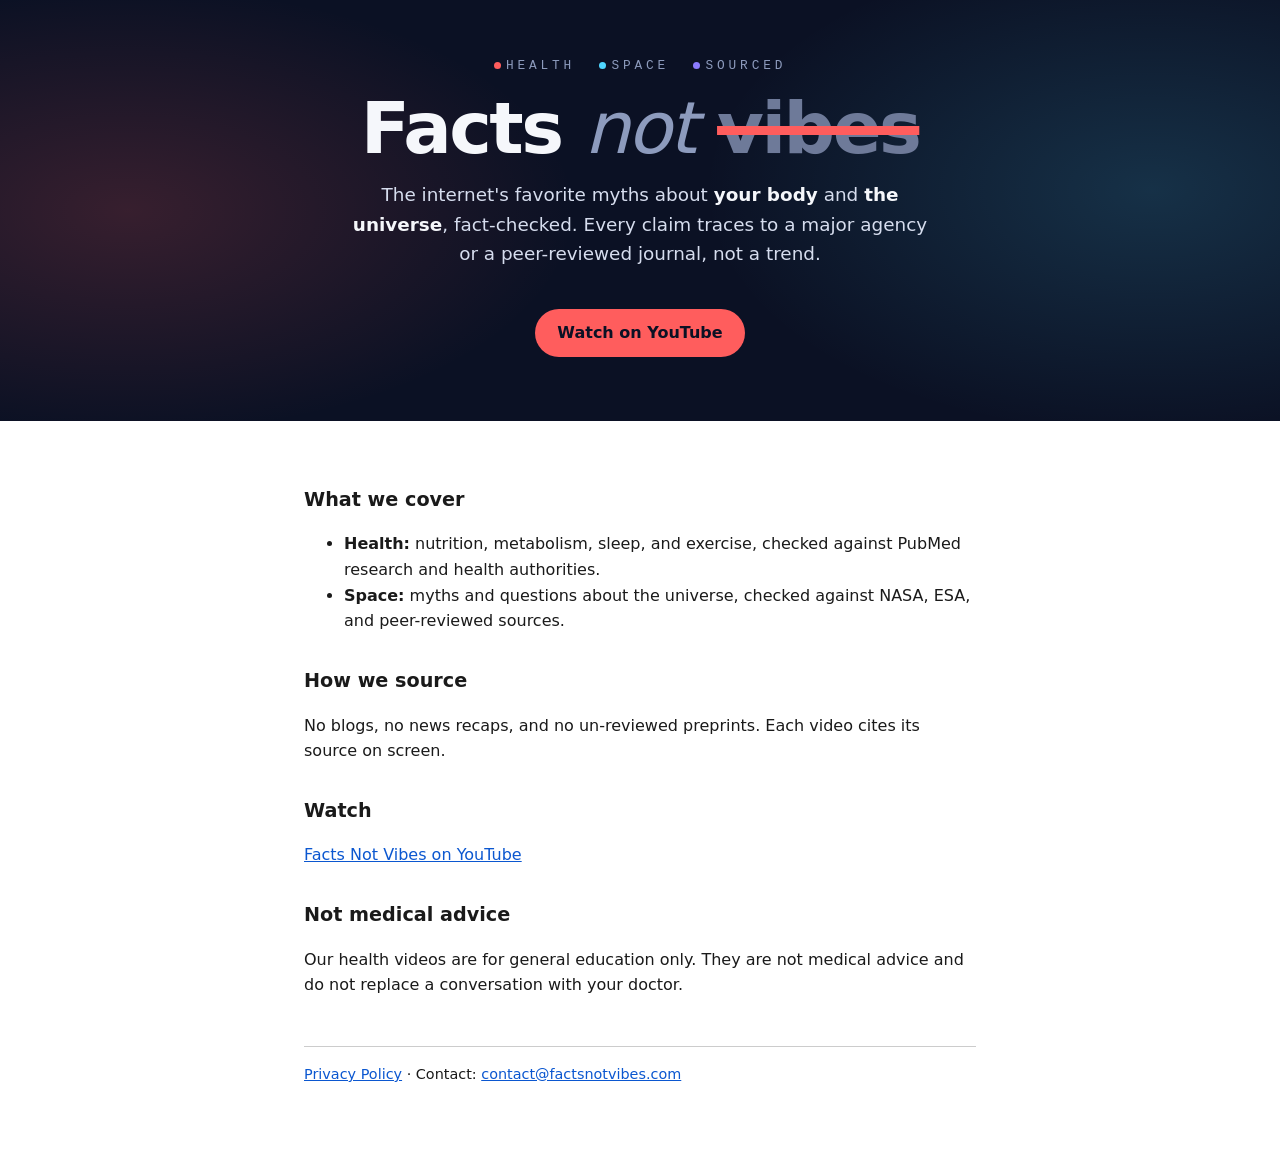
<file: index.html>
<!DOCTYPE html>
<html lang="en">
<head>
<meta charset="utf-8">
<meta name="viewport" content="width=device-width, initial-scale=1">
<title>Facts Not Vibes</title>
<meta name="description" content="Short, sourced explainers on health and space. Every claim traces to a major agency or a peer-reviewed journal.">
<link rel="stylesheet" href="style.css">
</head>
<body>
<header class="hero">
  <p class="eyebrow"><span class="dot health"></span>Health <span class="dot space"></span>Space <span class="dot sourced"></span>Sourced</p>
  <h1 class="wordmark">Facts <span class="not">not</span> <s class="vibes">vibes</s></h1>
  <p class="lead">The internet's favorite myths about <strong>your body</strong> and <strong>the universe</strong>, fact-checked. Every claim traces to a major agency or a peer-reviewed journal, not a trend.</p>
  <p><a class="button" href="https://www.youtube.com/@factsnotvibes">Watch on YouTube</a></p>
</header>
<main>
  <h2>What we cover</h2>
  <ul>
    <li><strong>Health:</strong> nutrition, metabolism, sleep, and exercise, checked against PubMed research and health authorities.</li>
    <li><strong>Space:</strong> myths and questions about the universe, checked against NASA, ESA, and peer-reviewed sources.</li>
  </ul>

  <h2>How we source</h2>
  <p>No blogs, no news recaps, and no un-reviewed preprints. Each video cites its source on screen.</p>

  <h2>Watch</h2>
  <p><a href="https://www.youtube.com/@factsnotvibes">Facts Not Vibes on YouTube</a></p>

  <h2>Not medical advice</h2>
  <p>Our health videos are for general education only. They are not medical advice and do not replace a conversation with your doctor.</p>

  <footer>
    <a href="privacy.html">Privacy Policy</a> &middot; Contact: <a href="mailto:contact@factsnotvibes.com">contact@factsnotvibes.com</a>
  </footer>
</main>
</body>
</html>
</file>
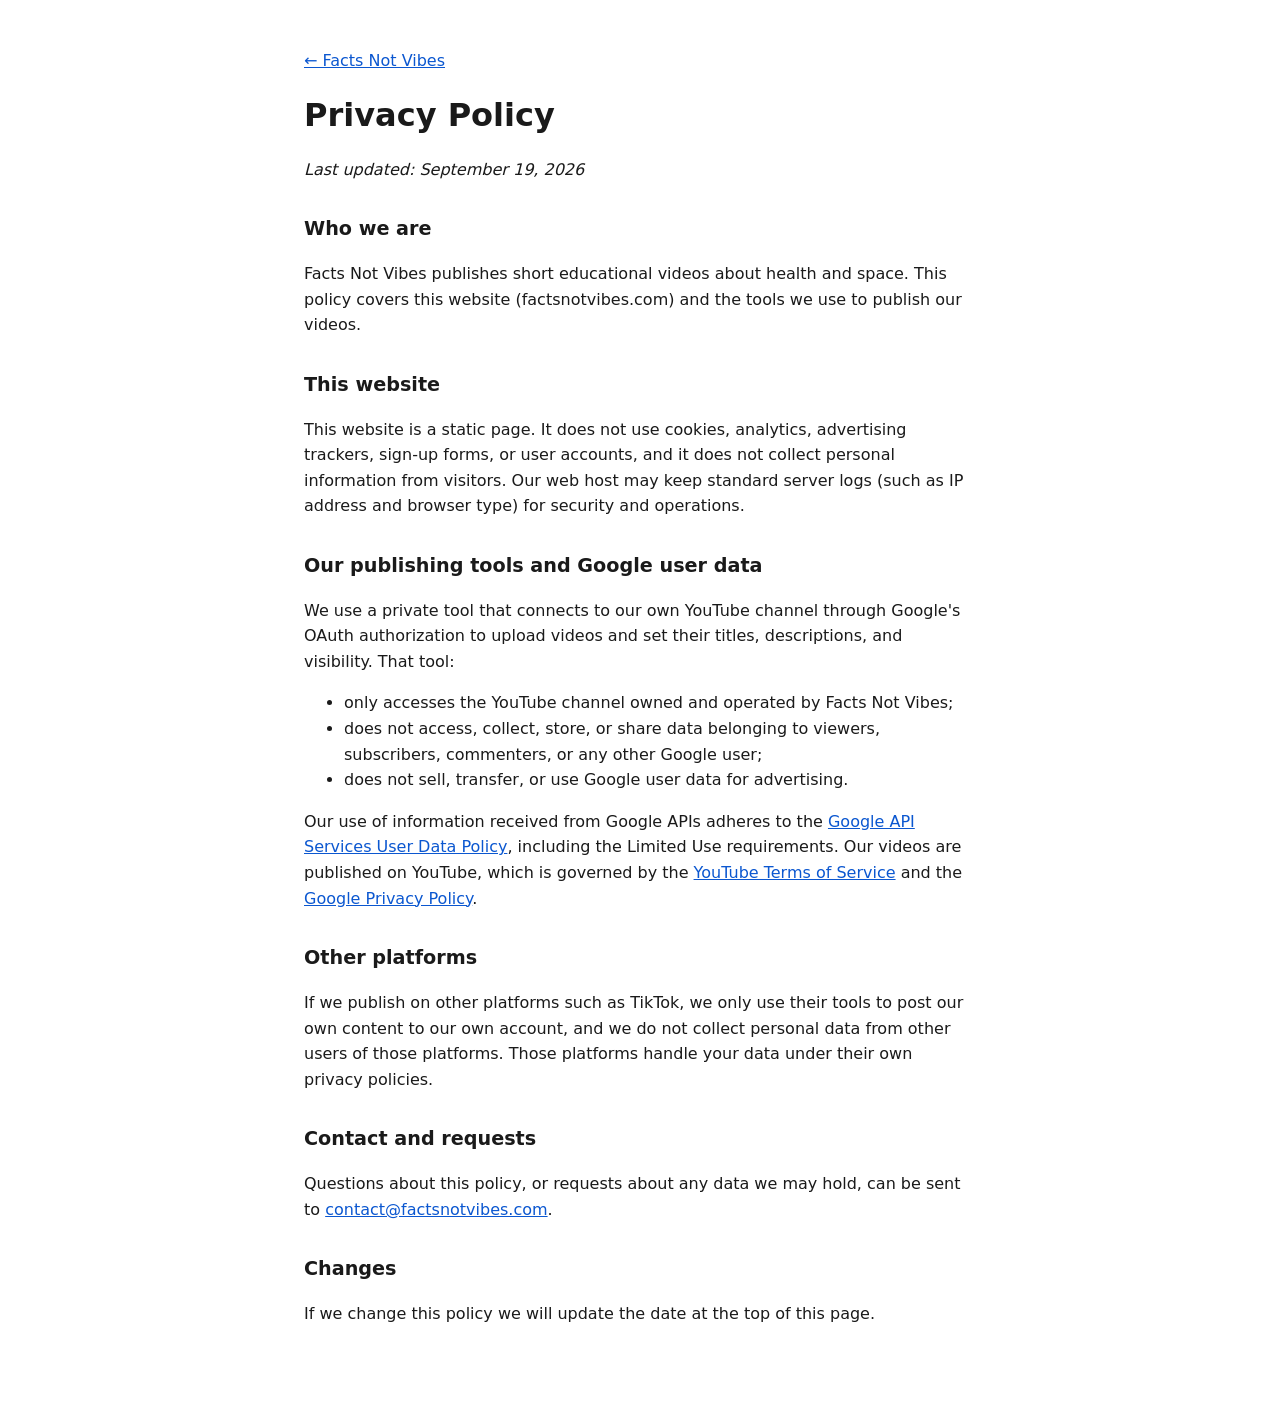
<file: privacy.html>
<!DOCTYPE html>
<html lang="en">
<head>
<meta charset="utf-8">
<meta name="viewport" content="width=device-width, initial-scale=1">
<title>Privacy Policy - Facts Not Vibes</title>
<meta name="description" content="Privacy policy for Facts Not Vibes.">
<link rel="stylesheet" href="style.css">
</head>
<body>
<main>
  <p><a href="index.html">&larr; Facts Not Vibes</a></p>
  <h1>Privacy Policy</h1>
  <p><em>Last updated: September 19, 2026</em></p>

  <h2>Who we are</h2>
  <p>Facts Not Vibes publishes short educational videos about health and space. This policy covers this website (factsnotvibes.com) and the tools we use to publish our videos.</p>

  <h2>This website</h2>
  <p>This website is a static page. It does not use cookies, analytics, advertising trackers, sign-up forms, or user accounts, and it does not collect personal information from visitors. Our web host may keep standard server logs (such as IP address and browser type) for security and operations.</p>

  <h2>Our publishing tools and Google user data</h2>
  <p>We use a private tool that connects to our own YouTube channel through Google's OAuth authorization to upload videos and set their titles, descriptions, and visibility. That tool:</p>
  <ul>
    <li>only accesses the YouTube channel owned and operated by Facts Not Vibes;</li>
    <li>does not access, collect, store, or share data belonging to viewers, subscribers, commenters, or any other Google user;</li>
    <li>does not sell, transfer, or use Google user data for advertising.</li>
  </ul>
  <p>Our use of information received from Google APIs adheres to the <a href="https://developers.google.com/terms/api-services-user-data-policy">Google API Services User Data Policy</a>, including the Limited Use requirements. Our videos are published on YouTube, which is governed by the <a href="https://www.youtube.com/t/terms">YouTube Terms of Service</a> and the <a href="https://policies.google.com/privacy">Google Privacy Policy</a>.</p>

  <h2>Other platforms</h2>
  <p>If we publish on other platforms such as TikTok, we only use their tools to post our own content to our own account, and we do not collect personal data from other users of those platforms. Those platforms handle your data under their own privacy policies.</p>

  <h2>Contact and requests</h2>
  <p>Questions about this policy, or requests about any data we may hold, can be sent to <a href="mailto:contact@factsnotvibes.com">contact@factsnotvibes.com</a>.</p>

  <h2>Changes</h2>
  <p>If we change this policy we will update the date at the top of this page.</p>
</main>
</body>
</html>
</file>
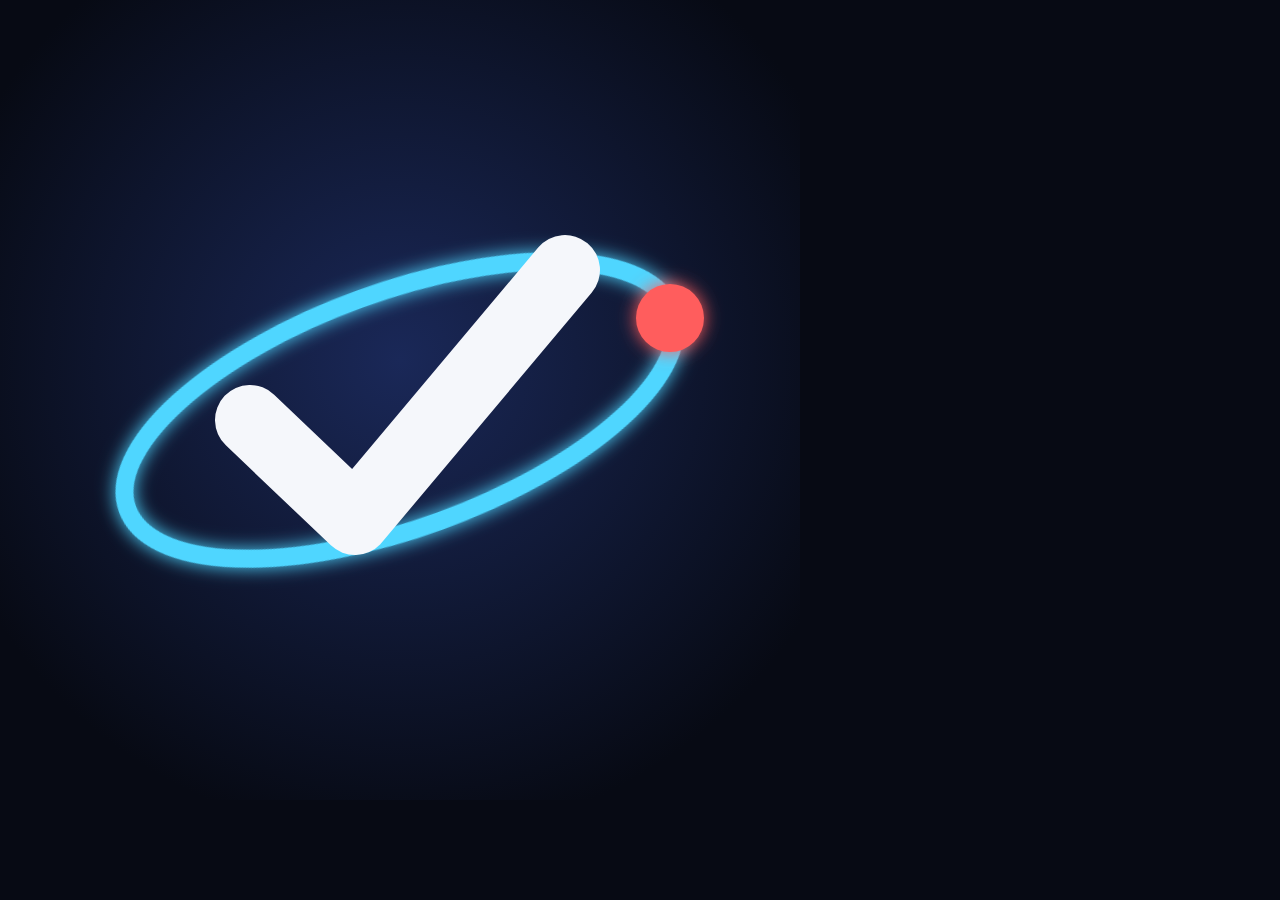
<file: youtube/source/avatar.html>
<!DOCTYPE html>
<!-- Channel profile picture source (800 x 800). YouTube crops it to a circle. -->
<html lang="en">
<head>
<meta charset="utf-8">
<title>Facts Not Vibes avatar</title>
<style>
  * { margin: 0; padding: 0; }
  html, body { width: 800px; height: 800px; overflow: hidden; background: #070a14; }
</style>
</head>
<body>
<svg width="800" height="800" viewBox="0 0 800 800">
  <defs>
    <radialGradient id="bg" cx="0.5" cy="0.45" r="0.6">
      <stop offset="0" stop-color="#1a2858"/>
      <stop offset="1" stop-color="#070a14"/>
    </radialGradient>
    <filter id="glow" x="-50%" y="-50%" width="200%" height="200%">
      <feGaussianBlur stdDeviation="9" result="b"/>
      <feMerge><feMergeNode in="b"/><feMergeNode in="SourceGraphic"/></feMerge>
    </filter>
  </defs>
  <rect width="800" height="800" fill="url(#bg)"/>
  <!-- Orbit ring (space) with a coral "planet" (health) riding on it -->
  <ellipse cx="400" cy="410" rx="290" ry="118" fill="none" stroke="#4fd6ff" stroke-width="18"
           transform="rotate(-20 400 410)" filter="url(#glow)"/>
  <!-- The check: verified -->
  <path d="M 250 420 L 355 520 L 565 270" fill="none" stroke="#f5f7fb"
        stroke-width="70" stroke-linecap="round" stroke-linejoin="round"/>
  <circle cx="670" cy="318" r="34" fill="#ff5d5d" filter="url(#glow)"/>
</svg>
</body>
</html>
</file>
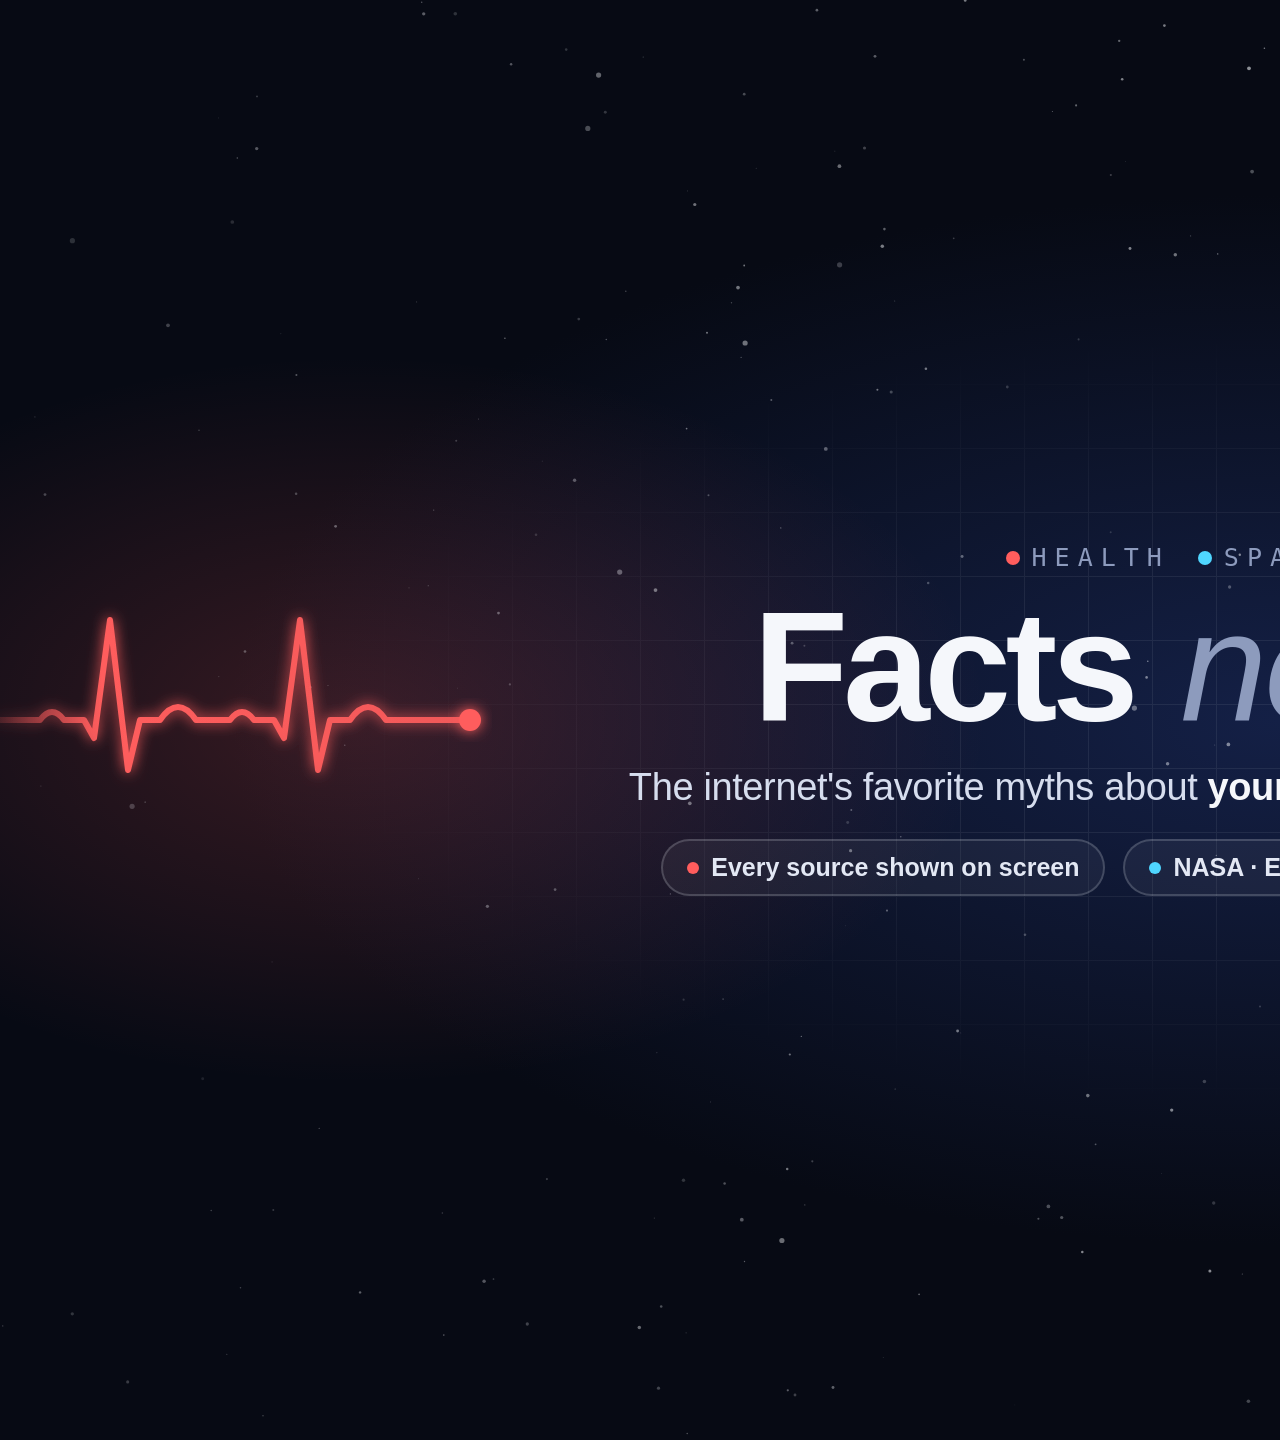
<file: youtube/source/banner.html>
<!DOCTYPE html>
<!--
  YouTube channel banner source, rendered to PNG by render.mjs.
  Canvas: 2560 x 1440. Everything that must be readable sits inside the
  1546 x 423 safe area (x 507-2053, y 508-931), which is all a phone shows.
  Desktop shows the full-width 2560 x 423 strip; TVs show the whole canvas.
  Variant is picked with ?v=signal (default) or ?v=verdict.
-->
<html lang="en">
<head>
<meta charset="utf-8">
<title>Facts Not Vibes banner</title>
<style>
  :root {
    --ink: #070a14;
    --navy: #111a33;
    --white: #f5f7fb;
    --muted: #8d9bbd;
    --coral: #ff5d5d;
    --cyan: #4fd6ff;
    --violet: #8b7bff;
  }
  * { box-sizing: border-box; margin: 0; padding: 0; }
  html, body { width: 2560px; height: 1440px; overflow: hidden; background: var(--ink); }
  body { font-family: "Inter", sans-serif; color: var(--white); position: relative; }

  .bg {
    position: absolute; inset: 0;
    background:
      radial-gradient(900px 520px at 14% 50%, rgba(255, 93, 93, 0.20), transparent 70%),
      radial-gradient(1000px 620px at 88% 48%, rgba(79, 214, 255, 0.18), transparent 70%),
      radial-gradient(1400px 700px at 50% 50%, #142046 0%, var(--ink) 75%);
  }
  .grid {
    position: absolute; inset: 0; opacity: 0.07;
    background-image:
      linear-gradient(var(--white) 1px, transparent 1px),
      linear-gradient(90deg, var(--white) 1px, transparent 1px);
    background-size: 64px 64px;
    -webkit-mask-image: radial-gradient(1300px 520px at 50% 50%, #000 30%, transparent 75%);
  }
  svg.layer { position: absolute; inset: 0; }

  /* Safe area: content block centered on the canvas */
  .safe {
    position: absolute; left: 507px; top: 508px; width: 1546px; height: 423px;
    display: flex; flex-direction: column; align-items: center; justify-content: center;
    text-align: center;
  }
  .eyebrow {
    font-family: "DejaVu Sans Mono", monospace; font-size: 25px; letter-spacing: 0.32em;
    color: var(--muted); text-transform: uppercase; display: flex; gap: 28px; align-items: center;
  }
  .eyebrow .dot { width: 14px; height: 14px; border-radius: 50%; display: inline-block; margin-right: 12px; vertical-align: 1px; }
  .title {
    font-family: "Inter Display", "Inter", sans-serif; font-weight: 900;
    font-size: 156px; line-height: 0.95; letter-spacing: -0.035em; margin-top: 20px;
  }
  .title .not { font-weight: 300; font-style: italic; color: var(--muted); letter-spacing: -0.02em; margin: 0 0.06em; }
  .title .vibes { position: relative; color: #6e7a99; }
  .title .vibes::after {
    content: ""; position: absolute; left: -3%; right: -3%; top: 52%; height: 16px;
    background: var(--coral); border-radius: 8px; transform: rotate(-4deg);
    box-shadow: 0 0 30px rgba(255, 93, 93, 0.55);
  }
  .tagline { font-size: 38px; font-weight: 500; color: #d6ddee; margin-top: 26px; letter-spacing: -0.01em; }
  .tagline b { color: var(--white); font-weight: 700; }
  .chips { display: flex; gap: 18px; margin-top: 30px; }
  .chip {
    font-size: 25px; font-weight: 600; padding: 12px 24px; border-radius: 999px;
    border: 2px solid rgba(245, 247, 251, 0.18); background: rgba(245, 247, 251, 0.05);
    color: #e3e8f4; display: flex; align-items: center; gap: 12px;
  }
  .chip i { width: 12px; height: 12px; border-radius: 50%; display: inline-block; }

  /* Verdict variant: myth cards flank the safe area (desktop / TV only) */
  .card {
    position: absolute; top: 560px; width: 420px; padding: 30px 34px; border-radius: 26px;
    background: rgba(17, 26, 51, 0.82); border: 2px solid rgba(245, 247, 251, 0.12);
    box-shadow: 0 30px 80px rgba(0, 0, 0, 0.45); text-align: left;
  }
  .card .label { font-family: "DejaVu Sans Mono", monospace; font-size: 20px; letter-spacing: 0.25em; color: var(--muted); }
  .card .claim { font-size: 33px; font-weight: 700; line-height: 1.2; margin-top: 14px; color: var(--white); }
  .card .stamp {
    display: inline-block; margin-top: 22px; font-family: "Inter Display", sans-serif; font-weight: 900;
    font-size: 34px; letter-spacing: 0.12em; padding: 6px 20px; border: 4px solid var(--coral);
    color: var(--coral); border-radius: 10px; transform: rotate(-6deg);
  }
  .card .src { font-family: "DejaVu Sans Mono", monospace; font-size: 19px; color: var(--muted); margin-top: 20px; }
  .card.left { left: 52px; transform: rotate(-3deg); }
  .card.right { right: 52px; transform: rotate(3deg); }
  .card.right .stamp { border-color: var(--cyan); color: var(--cyan); }

  [data-only] { display: none; }
  body.signal [data-only~="signal"], body.verdict [data-only~="verdict"] { display: revert; }
  body.signal .card, body.verdict svg[data-only~="signal"] { display: none; }
  body.verdict .card { display: block; }
</style>
</head>
<body>
<div class="bg"></div>
<div class="grid"></div>
<svg class="layer" id="stars" width="2560" height="1440" viewBox="0 0 2560 1440"></svg>

<!-- Signal variant art: a heartbeat on the left (health), an orbit on the right (space) -->
<svg class="layer" data-only="signal" width="2560" height="1440" viewBox="0 0 2560 1440">
  <defs>
    <linearGradient id="ecg" x1="0" x2="1">
      <stop offset="0" stop-color="#ff5d5d" stop-opacity="0"/>
      <stop offset="0.25" stop-color="#ff5d5d"/>
      <stop offset="1" stop-color="#ff5d5d" stop-opacity="0.9"/>
    </linearGradient>
    <radialGradient id="planet" cx="0.35" cy="0.32" r="0.8">
      <stop offset="0" stop-color="#9fe9ff"/>
      <stop offset="0.45" stop-color="#3a8fd9"/>
      <stop offset="1" stop-color="#1b2a6b"/>
    </radialGradient>
    <filter id="glow" x="-50%" y="-50%" width="200%" height="200%">
      <feGaussianBlur stdDeviation="7" result="b"/>
      <feMerge><feMergeNode in="b"/><feMergeNode in="SourceGraphic"/></feMerge>
    </filter>
  </defs>

  <!-- Heartbeat trace -->
  <path id="ecgPath" fill="none" stroke="url(#ecg)" stroke-width="6" stroke-linecap="round" stroke-linejoin="round" filter="url(#glow)"/>
  <circle cx="470" cy="720" r="11" fill="#ff5d5d" filter="url(#glow)"/>

  <!-- Planet with orbit -->
  <g transform="translate(2290 720)">
    <ellipse rx="230" ry="74" fill="none" stroke="#4fd6ff" stroke-opacity="0.35" stroke-width="4" transform="rotate(-16)" stroke-dasharray="2 0"/>
    <circle r="112" fill="url(#planet)"/>
    <ellipse rx="230" ry="74" fill="none" stroke="#4fd6ff" stroke-width="5" transform="rotate(-16)"
             stroke-dasharray="380 1200" stroke-dashoffset="-40" filter="url(#glow)"/>
    <circle cx="-196" cy="22" r="11" fill="#f5f7fb" filter="url(#glow)"/>
  </g>
  <g transform="translate(2130 560)" opacity="0.9">
    <circle r="26" fill="#8b7bff" opacity="0.85"/>
    <circle r="26" fill="none" stroke="#c9c1ff" stroke-width="2" opacity="0.6"/>
  </g>
</svg>

<div class="card left">
  <div class="label">HEALTH MYTH</div>
  <div class="claim">“You only use 10% of your brain.”</div>
  <div class="stamp">FALSE</div>
  <div class="src">checked against: brain-imaging research</div>
</div>
<div class="card right">
  <div class="label">SPACE MYTH</div>
  <div class="claim">“You can see the Great Wall from the Moon.”</div>
  <div class="stamp">FALSE</div>
  <div class="src">checked against: NASA</div>
</div>

<div class="safe">
  <div class="eyebrow">
    <span><span class="dot" style="background:var(--coral)"></span>Health</span>
    <span><span class="dot" style="background:var(--cyan)"></span>Space</span>
    <span><span class="dot" style="background:var(--violet)"></span>Sourced</span>
  </div>
  <div class="title">Facts <span class="not">not</span> <span class="vibes">vibes</span></div>
  <div class="tagline" data-only="signal">The internet's favorite myths about <b>your body</b> and <b>the universe</b>, fact-checked.</div>
  <div class="tagline" data-only="verdict">You've heard the myth. <b>Here's what the evidence actually says.</b></div>
  <div class="chips">
    <div class="chip"><i style="background:var(--coral)"></i>Every source shown on screen</div>
    <div class="chip"><i style="background:var(--cyan)"></i>NASA · ESA · peer-reviewed journals</div>
    <div class="chip"><i style="background:var(--violet)"></i>Zero hot takes</div>
  </div>
</div>

<script>
  const v = new URLSearchParams(location.search).get("v") || "signal";
  document.body.classList.add(v);

  // Deterministic starfield, denser toward the right (space side).
  let seed = 7;
  const rand = () => (seed = (seed * 16807) % 2147483647) / 2147483647;
  const stars = document.getElementById("stars");
  let out = "";
  for (let i = 0; i < 520; i++) {
    const x = Math.pow(rand(), 0.7) * 2560;
    const y = rand() * 1440;
    const r = rand() < 0.08 ? 2.6 : rand() * 1.5 + 0.4;
    const o = (0.25 + rand() * 0.6) * (0.35 + 0.65 * (x / 2560));
    out += `<circle cx="${x.toFixed(1)}" cy="${y.toFixed(1)}" r="${r.toFixed(2)}" fill="#f5f7fb" opacity="${o.toFixed(2)}"/>`;
  }
  stars.innerHTML = out;

  // Heartbeat: flat baseline with PQRST complexes, ending in a dot at x=470, just outside the phone crop.
  const p = document.getElementById("ecgPath");
  if (p) {
    const y0 = 720;
    let d = `M -20 ${y0}`;
    for (let x = 40; x < 300; x += 190) {
      d += ` L ${x} ${y0} q 12 -16 24 0 L ${x + 44} ${y0} l 10 18 l 16 -118 l 18 150 l 12 -50 L ${x + 120} ${y0} q 18 -26 36 0`;
    }
    d += ` L 470 ${y0}`;
    p.setAttribute("d", d);
  }
</script>
</body>
</html>
</file>
<file: style.css>
:root { color-scheme: light dark; }
body { margin: 0; font-family: system-ui, -apple-system, "Segoe UI", Roboto, sans-serif; line-height: 1.6; background: #ffffff; color: #1a1a1a; }
main { max-width: 42rem; margin: 0 auto; padding: 2rem 1rem 4rem; }
h1 { font-size: 2rem; margin: 0 0 0.5rem; }
h2 { font-size: 1.2rem; margin: 2rem 0 0.5rem; }
.lead { font-size: 1.15rem; }
a { color: #0b57d0; }
footer { margin-top: 3rem; padding-top: 1rem; border-top: 1px solid #ccc; font-size: 0.9rem; }
@media (prefers-color-scheme: dark) {
  body { background: #121212; color: #e8e8e8; }
  a { color: #8ab4f8; }
  footer { border-top-color: #333; }
}

/* Home page hero, matching the YouTube channel art */
.hero {
  background:
    radial-gradient(40rem 20rem at 10% 50%, rgba(255, 93, 93, 0.18), transparent 70%),
    radial-gradient(40rem 22rem at 90% 45%, rgba(79, 214, 255, 0.16), transparent 70%),
    #0b1124;
  color: #f5f7fb; text-align: center; padding: 3.5rem 1rem 3rem;
}
.hero .eyebrow { font-family: ui-monospace, "SF Mono", Menlo, Consolas, monospace; font-size: 0.8rem; letter-spacing: 0.3em; text-transform: uppercase; color: #8d9bbd; margin: 0; }
.hero .dot { display: inline-block; width: 0.55em; height: 0.55em; border-radius: 50%; margin: 0 0.4em 0 1em; }
.hero .dot.health { background: #ff5d5d; margin-left: 0; }
.hero .dot.space { background: #4fd6ff; }
.hero .dot.sourced { background: #8b7bff; }
.wordmark { font-size: clamp(2.6rem, 11vw, 4.5rem); font-weight: 900; letter-spacing: -0.035em; line-height: 1; margin: 1rem 0; }
.wordmark .not { font-weight: 300; font-style: italic; color: #8d9bbd; }
.wordmark .vibes { color: #6e7a99; text-decoration: line-through; text-decoration-color: #ff5d5d; text-decoration-thickness: 0.12em; }
.hero .lead { max-width: 36rem; margin: 0 auto; color: #d6ddee; }
.hero strong { color: #f5f7fb; }
.button { display: inline-block; margin-top: 1.5rem; padding: 0.7rem 1.4rem; border-radius: 999px; background: #ff5d5d; color: #0b1124; font-weight: 700; text-decoration: none; }
.button:hover { background: #ff7a7a; }
</file>
